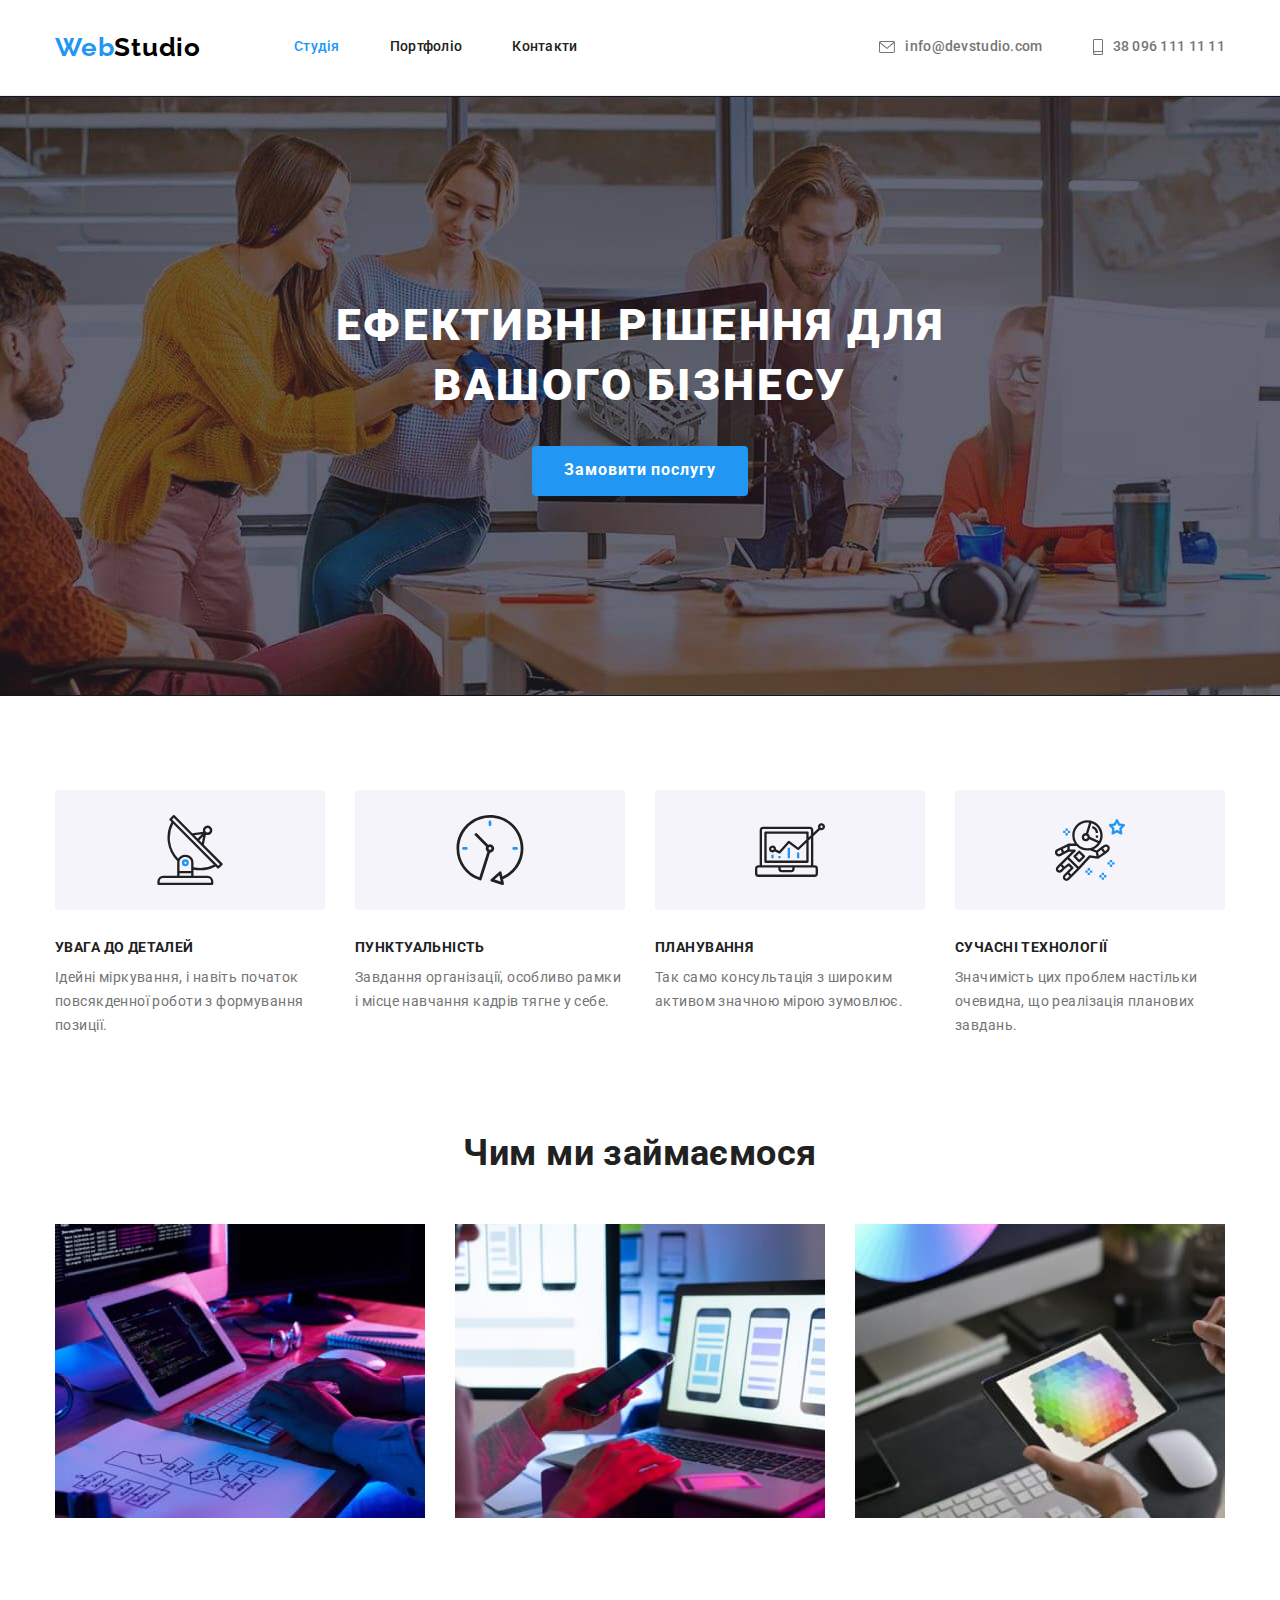
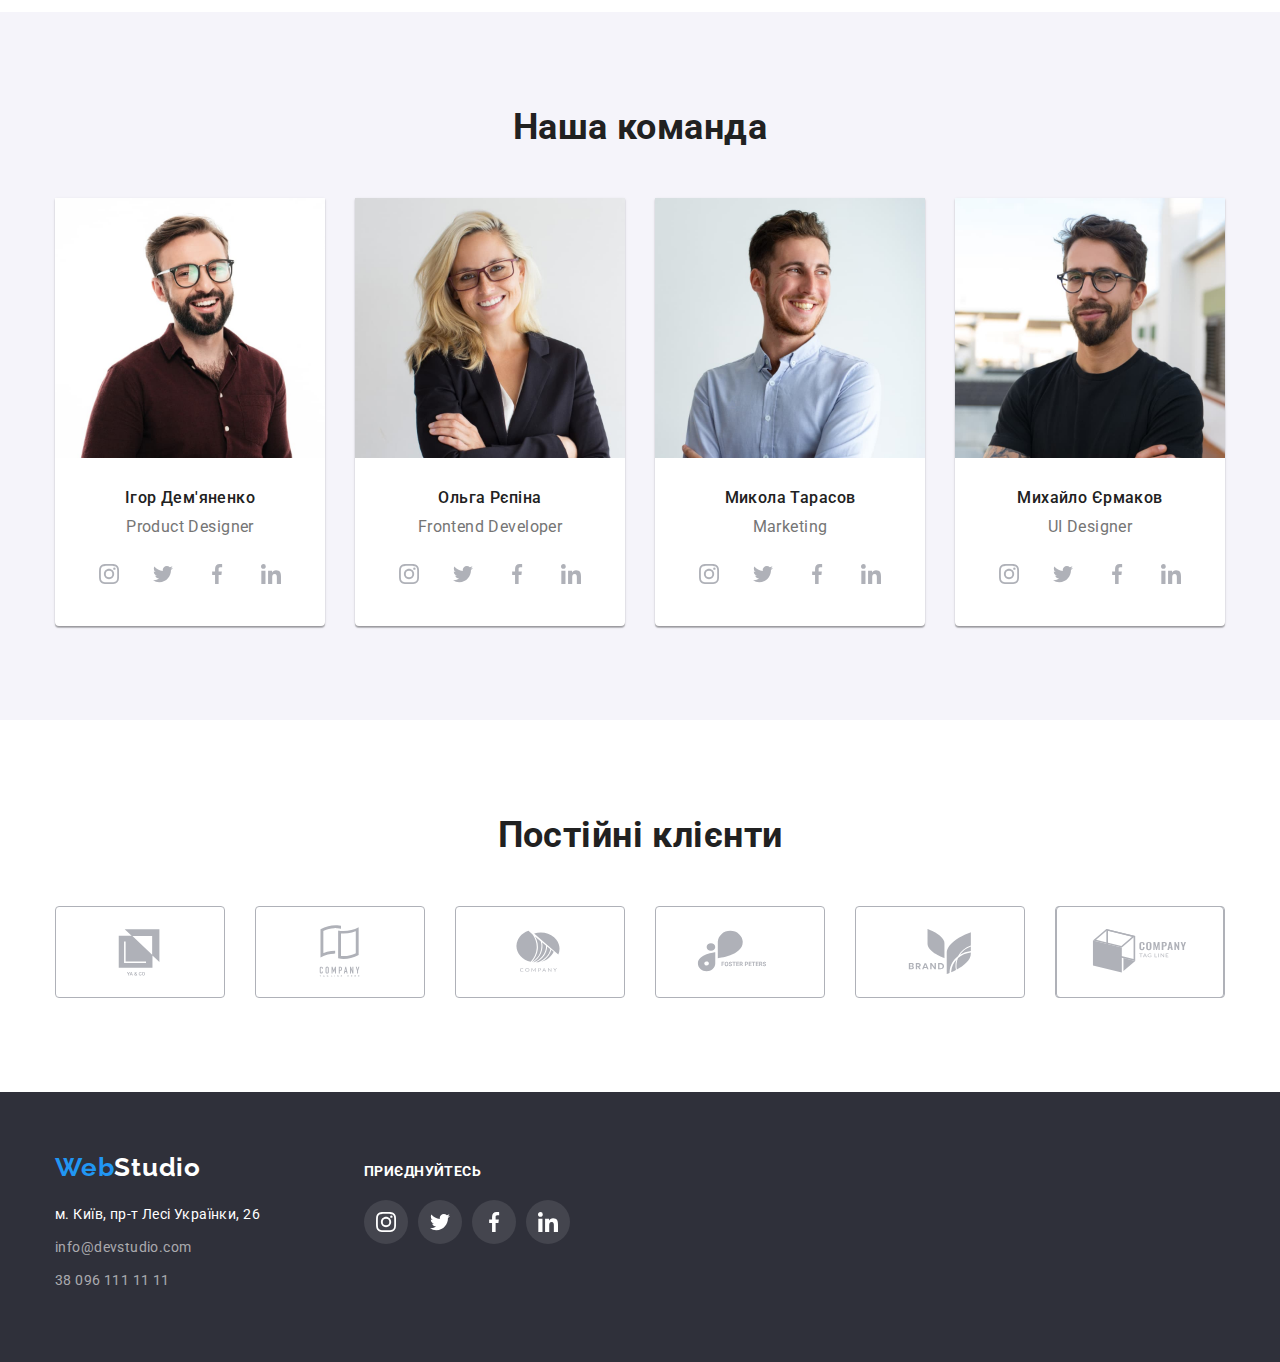
<file: index.html>
<!DOCTYPE html>
<html lang="uk">
  <head>
    <meta charset="UTF-8" />
    <meta http-equiv="X-UA-Compatible" content="IE=edge" />
    <meta name="viewport" content="width=device-width, initial-scale=1.0" />
    <title lang="en">WebStudio</title>
    <link rel="preconnect" href="https://fonts.googleapis.com" />
    <link rel="preconnect" href="https://fonts.gstatic.com" crossorigin />
    <link href="https://fonts.googleapis.com/css2?family=Raleway:wght@700&family=Roboto:wght@400;500;700;900&display=swap" rel="stylesheet" />
    <link rel="stylesheet" href="https://cdnjs.cloudflare.com/ajax/libs/modern-normalize/1.1.0/modern-normalize.min.css" />
    <link rel="stylesheet" href="./css/styles.css" />
  </head>
  <body>
    <!--Навігація-->
    <header>
      <div class="page-head container">
        <nav class="nav">
          <a href="./index.html" class="logo"><span lang="en" class="logo-web">Web</span>Studio</a>
          <ul class="page-nav list-settings">
            <li class="nav-item"><a href="./index.html" class="nav-list nav-current">Студія</a></li>
            <li class="nav-item"><a href="./portfolio.html" class="nav-list">Портфоліо</a></li>
            <li class="nav-item"><a href="" class="nav-list">Контакти</a></li>
          </ul>
        </nav>
        <ul class="page-contact list-settings">
          <li>
            <a href="mailto:info@devstudio.com" class="contacts contact-mail">
              <svg class="contact-icon" width="16" height="12">
                <use href="./images/icons.svg#icon-mail"></use>
              </svg>
              info@devstudio.com</a
            >
          </li>
          <li>
            <a href="tel:380961111111" class="contacts"
              ><svg class="contact-icon" width="10" height="16">
                <use href="./images/icons.svg#icon-phone"></use></svg
              >38 096 111 11 11</a
            >
          </li>
        </ul>
      </div>
    </header>
    <!-- Мейн -->
    <main>
      <!--Шапка-->
      <section class="title-section">
        <div class="container hero">
          <h1 class="main-title">
            Ефективні рішення для<br />
            вашого бізнесу
          </h1>
          <button type="button" class="primary-button">Замовити послугу</button>
        </div>
      </section>
      <!-- Переваги -->
      <section class="features-section">
        <div class="container">
          <h2 class="visually-hidden">Особливості</h2>
          <ul class="list-settings features">
            <li class="features-position">
              <div class="features-icon">
                <svg width="70" height="70">
                  <use href="./images/icons.svg#icon-antenna"></use>
                </svg>
              </div>
              <h3 class="features-title">УВАГА ДО ДЕТАЛЕЙ</h3>
              <p>Ідейні міркування, і навіть початок повсякденної роботи з формування позиції.</p>
            </li>
            <li class="features-position">
              <div class="features-icon">
                <svg width="70" height="70">
                  <use href="./images/icons.svg#icon-clock"></use>
                </svg>
              </div>
              <h3 class="features-title">ПУНКТУАЛЬНІСТЬ</h3>
              <p>Завдання організації, особливо рамки і місце навчання кадрів тягне у себе.</p>
            </li>
            <li class="features-position">
              <div class="features-icon">
                <svg width="70" height="70">
                  <use href="./images/icons.svg#icon-diagram"></use>
                </svg>
              </div>
              <h3 class="features-title">ПЛАНУВАнНЯ</h3>
              <p>Так само консультація з широким активом значною мірою зумовлює.</p>
            </li>
            <li class="features-position">
              <div class="features-icon">
                <svg width="70" height="70">
                  <use href="./images/icons.svg#icon-astronaut"></use>
                </svg>
              </div>
              <h3 class="features-title">СУЧАСНІ ТЕХНОЛОГІЇ</h3>
              <p>Значимість цих проблем настільки очевидна, що реалізація планових завдань.</p>
            </li>
          </ul>
        </div>
      </section>
      <!--Чим ми займаємося-->
      <section class="projects">
        <div class="container whatwedo">
          <h2 class="second-title">Чим ми займаємося</h2>
          <ul class="list-settings projects-item">
            <li><img src="./images/box-1.jpg" alt="Створення програм" width="370" height="294" /></li>
            <li><img src="./images/box-2.jpg" alt="Мобільні аплікації" width="370" height="294" /></li>
            <li><img src="./images/box-3.jpg" alt="Дизайн" width="370" height="294" /></li>
          </ul>
        </div>
      </section>
      <!--Наша команда-->
      <section class="our-team">
        <div class="container">
          <h2 class="second-title">Наша команда</h2>
          <ul class="list-settings team-list">
            <li class="team-member">
              <img src="./images/team-card-1.jpg" alt="Дизайнер продукту" width="270" height="260" />
              <div class="member-info">
                <h3 class="team-title">Ігор Дем'яненко</h3>
                <p>Product Designer</p>
                <ul class="list-settings team-icon">
                  <li>
                    <a class="social-link" href="https://www.instagram.com" target="_blank" rel="nofollow noopener noreferrer" aria-label="Instagram icon"
                      ><svg width="20" height="20">
                        <use href="./images/icons.svg#icon-instagram"></use></svg
                    ></a>
                  </li>
                  <li>
                    <a class="social-link" href="https://twitter.com/?lang=ru" target="_blank" rel="nofollow noopener noreferrer" aria-label="Twitter icon"
                      ><svg width="20" height="20">
                        <use href="./images/icons.svg#icon-twitter"></use></svg
                    ></a>
                  </li>
                  <li>
                    <a class="social-link" href="facebook.com" target="_blank" rel="nofollow noopener noreferrer" aria-label="Facebook icon"
                      ><svg width="20" height="20">
                        <use href="./images/icons.svg#icon-facebook"></use></svg
                    ></a>
                  </li>
                  <li>
                    <a class="social-link" href="https://www.linkedin.com" target="_blank" rel="nofollow noopener noreferrer" aria-label="LinkedIn icon"
                      ><svg width="20" height="20">
                        <use href="./images/icons.svg#icon-linkedin"></use></svg
                    ></a>
                  </li>
                </ul>
              </div>
            </li>
            <li class="team-member">
              <img src="./images/team-card-2.jpg" alt="Розробник інтерфейсу" width="270" height="260" />
              <div class="member-info">
                <h3 class="team-title">Ольга Рєпіна</h3>
                <p>Frontend Developer</p>
                <ul class="list-settings team-icon">
                  <li>
                    <a class="social-link" href="https://www.instagram.com" target="_blank" rel="nofollow noopener noreferrer" aria-label="Instagram"
                      ><svg width="20" height="20">
                        <use href="./images/icons.svg#icon-instagram"></use></svg
                    ></a>
                  </li>
                  <li>
                    <a class="social-link" href="https://twitter.com/?lang=ru" target="_blank" rel="nofollow noopener noreferrer" aria-label="Twitter"
                      ><svg width="20" height="20">
                        <use href="./images/icons.svg#icon-twitter"></use></svg
                    ></a>
                  </li>
                  <li>
                    <a class="social-link" href="facebook.com" target="_blank" rel="nofollow noopener noreferrer" aria-label="Facebook"
                      ><svg width="20" height="20">
                        <use href="./images/icons.svg#icon-facebook"></use></svg
                    ></a>
                  </li>
                  <li>
                    <a class="social-link" href="https://www.linkedin.com" target="_blank" rel="nofollow noopener noreferrer" aria-label="LinkedIn"
                      ><svg width="20" height="20">
                        <use href="./images/icons.svg#icon-linkedin"></use></svg
                    ></a>
                  </li>
                </ul>
              </div>
            </li>
            <li class="team-member">
              <img src="./images/team-card-3.jpg" alt="Маркетолог" width="270" height="260" />
              <div class="member-info">
                <h3 class="team-title">Микола Тарасов</h3>
                <p>Marketing</p>
                <ul class="list-settings team-icon">
                  <li>
                    <a class="social-link" href="https://www.instagram.com" target="_blank" rel="nofollow noopener noreferrer" aria-label="Instagram"
                      ><svg width="20" height="20">
                        <use href="./images/icons.svg#icon-instagram"></use></svg
                    ></a>
                  </li>
                  <li>
                    <a class="social-link" href="https://twitter.com/?lang=ru" target="_blank" rel="nofollow noopener noreferrer" aria-label="Twitter"
                      ><svg width="20" height="20">
                        <use href="./images/icons.svg#icon-twitter"></use></svg
                    ></a>
                  </li>
                  <li>
                    <a class="social-link" href="facebook.com" target="_blank" rel="nofollow noopener noreferrer" aria-label="Facebook"
                      ><svg width="20" height="20">
                        <use href="./images/icons.svg#icon-facebook"></use></svg
                    ></a>
                  </li>
                  <li>
                    <a class="social-link" href="https://www.linkedin.com" target="_blank" rel="nofollow noopener noreferrer" aria-label="LinkedIn"
                      ><svg width="20" height="20">
                        <use href="./images/icons.svg#icon-linkedin"></use></svg
                    ></a>
                  </li>
                </ul>
              </div>
            </li>
            <li class="team-member">
              <img src="./images/team-card-4.jpg" alt="Дизайнер інтерфейсу користувача" width="270" height="260" />
              <div class="member-info">
                <h3 class="team-title">Михайло Єрмаков</h3>
                <p>UI Designer</p>
                <ul class="list-settings team-icon">
                  <li>
                    <a class="social-link" href="https://www.instagram.com" target="_blank" rel="nofollow noopener noreferrer" aria-label="Instagram"
                      ><svg width="20" height="20">
                        <use href="./images/icons.svg#icon-instagram"></use></svg
                    ></a>
                  </li>
                  <li>
                    <a class="social-link" href="https://twitter.com/?lang=ru" target="_blank" rel="nofollow noopener noreferrer" aria-label="Twitter"
                      ><svg width="20" height="20">
                        <use href="./images/icons.svg#icon-twitter"></use></svg
                    ></a>
                  </li>
                  <li>
                    <a class="social-link" href="facebook.com" target="_blank" rel="nofollow noopener noreferrer" aria-label="Facebook"
                      ><svg width="20" height="20">
                        <use href="./images/icons.svg#icon-facebook"></use></svg
                    ></a>
                  </li>
                  <li>
                    <a class="social-link" href="https://www.linkedin.com" target="_blank" rel="nofollow noopener noreferrer" aria-label="LinkedIn"
                      ><svg width="20" height="20">
                        <use href="./images/icons.svg#icon-linkedin"></use></svg
                    ></a>
                  </li>
                </ul>
              </div>
            </li>
          </ul>
        </div>
      </section>
      <!-- Постійні клієнти -->
      <section class="clients">
        <div class="container">
          <h2 class="second-title">Постійні клієнти</h2>
          <ul class="list-settings client-list">
            <li>
              <a href="" class="client-position">
                <svg class="" width="106" height="60">
                  <use href="./images/icons.svg#icon-logo-1"></use>
                </svg>
              </a>
            </li>
            <li>
              <a href="" class="client-position">
                <svg class="" width="106" height="60">
                  <use href="./images/icons.svg#icon-logo-2"></use>
                </svg>
              </a>
            </li>
            <li>
              <a href="" class="client-position">
                <svg class="" width="106" height="60">
                  <use href="./images/icons.svg#icon-logo-3"></use>
                </svg>
              </a>
            </li>
            <li>
              <a href="" class="client-position">
                <svg class="" width="106" height="60">
                  <use href="./images/icons.svg#icon-logo-4"></use>
                </svg>
              </a>
            </li>
            <li>
              <a href="" class="client-position">
                <svg class="" width="106" height="60">
                  <use href="./images/icons.svg#icon-logo-5"></use>
                </svg>
              </a>
            </li>
            <li class="client-position">
              <a href="" class="client-position">
                <svg class="" width="106" height="60">
                  <use href="./images/icons.svg#icon-logo-6"></use>
                </svg>
              </a>
            </li>
          </ul>
        </div>
      </section>
    </main>
    <!--Футер-->
    <footer class="footer">
      <div class="container info-footer">
        <div class="contact-info">
          <a href="./index.html" class="logo logo-footer"><span lang="en" class="logo-web">Web</span>Studio</a>
          <address>
            <ul class="list-settings">
              <li class="contact-item"><a href="https://goo.gl/maps/MqGmsfagtQrmFsh36" target="_blank" class="address-place">м. Київ, пр-т Лесі Українки, 26 </a></li>
              <li class="contact-item"><a href="mailto:info@devstudio.com" class="address-contacts">info@devstudio.com</a></li>
              <li class="contact-item"><a href="tel:380961111111" class="address-contacts">38 096 111 11 11</a></li>
            </ul>
          </address>
        </div>
        <div class="follow-us">
          <p>приєднуйтесь</p>
          <ul class="list-settings follow-us-list">
            <li>
              <a class="social-link social-link-footer" href="https://www.instagram.com" target="_blank" rel="nofollow noopener noreferrer" aria-label="Instagram icon"
                ><svg width="20" height="20">
                  <use href="./images/icons.svg#icon-instagram"></use></svg
              ></a>
            </li>
            <li>
              <a class="social-link social-link-footer" href="https://twitter.com/?lang=ru" target="_blank" rel="nofollow noopener noreferrer" aria-label="Twitter icon"
                ><svg width="20" height="20">
                  <use href="./images/icons.svg#icon-twitter"></use></svg
              ></a>
            </li>
            <li>
              <a class="social-link social-link-footer" href="facebook.com" target="_blank" rel="nofollow noopener noreferrer" aria-label="Facebook icon"
                ><svg width="20" height="20">
                  <use href="./images/icons.svg#icon-facebook"></use></svg
              ></a>
            </li>
            <li>
              <a class="social-link social-link-footer" href="https://www.linkedin.com" target="_blank" rel="nofollow noopener noreferrer" aria-label="LinkedIn icon"
                ><svg width="20" height="20">
                  <use href="./images/icons.svg#icon-linkedin"></use></svg
              ></a>
            </li>
          </ul>
        </div>
      </div>
    </footer>
  </body>
</html>
</file>
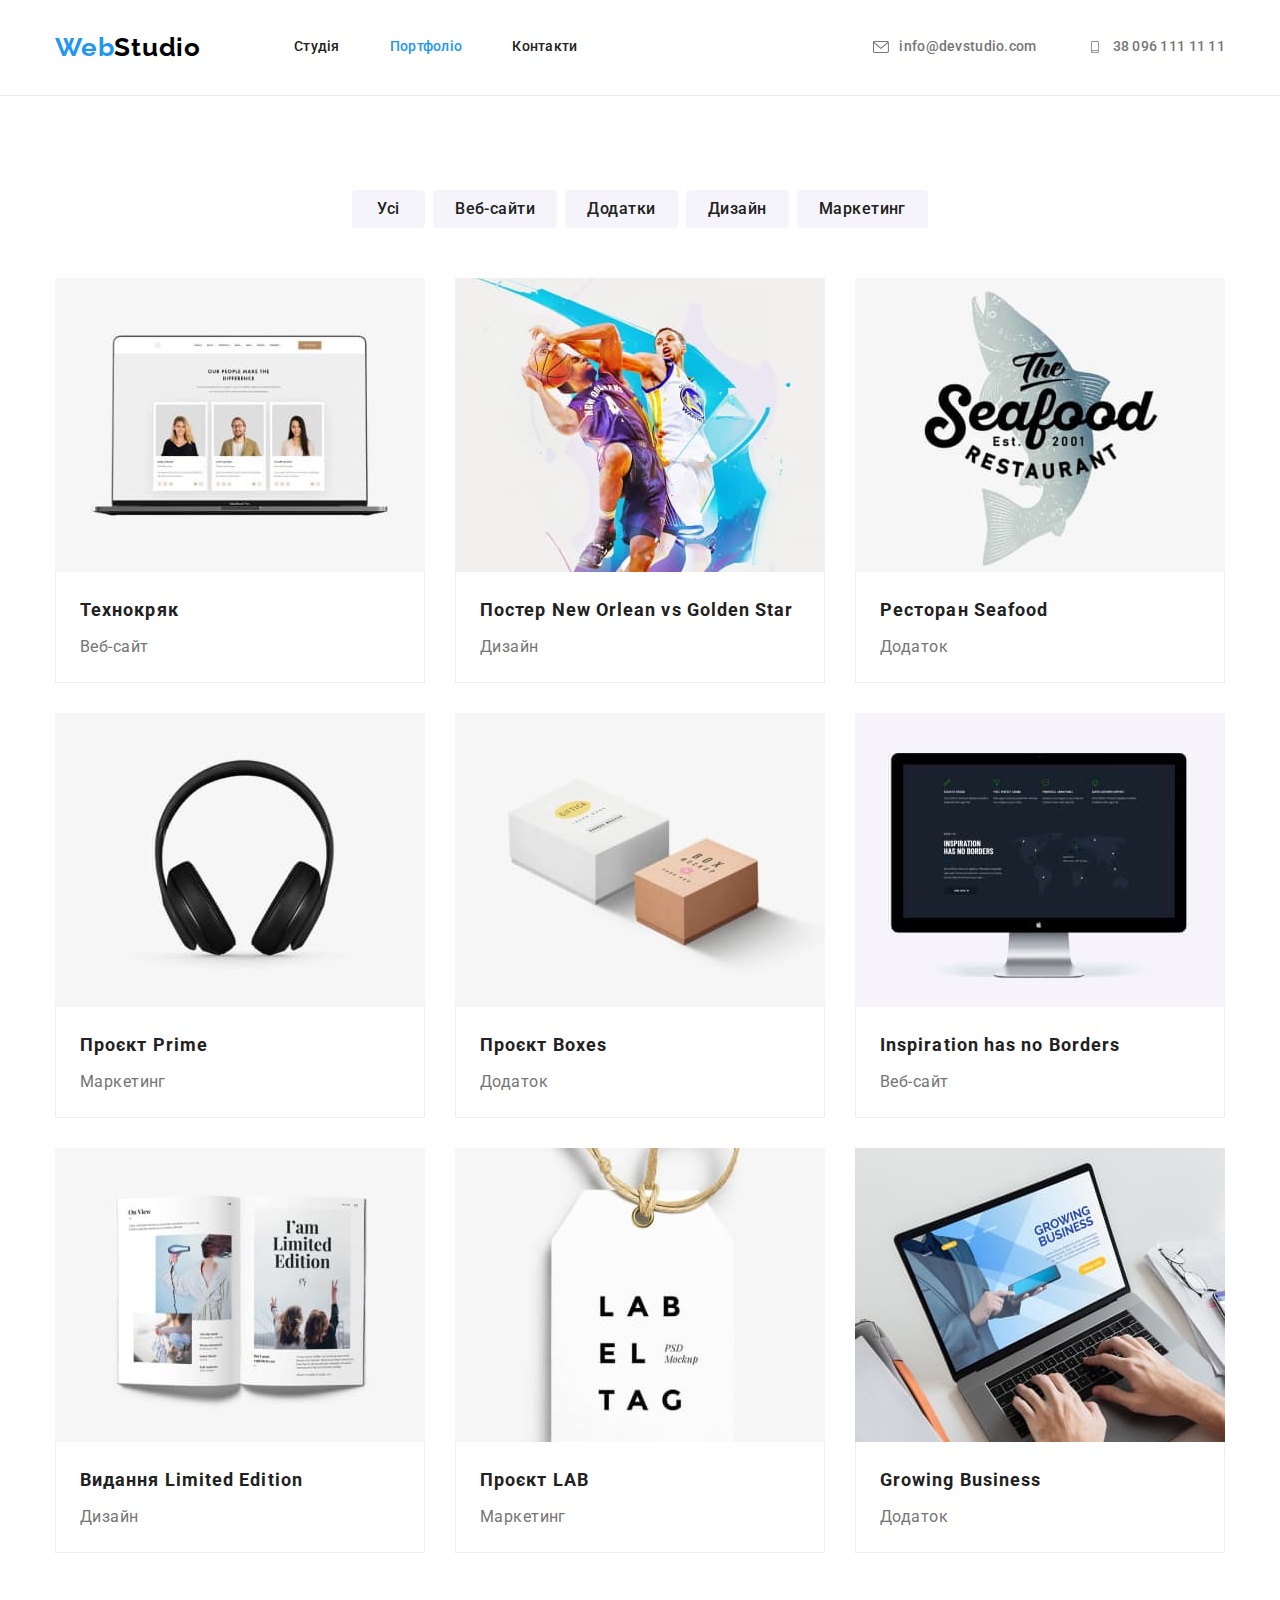
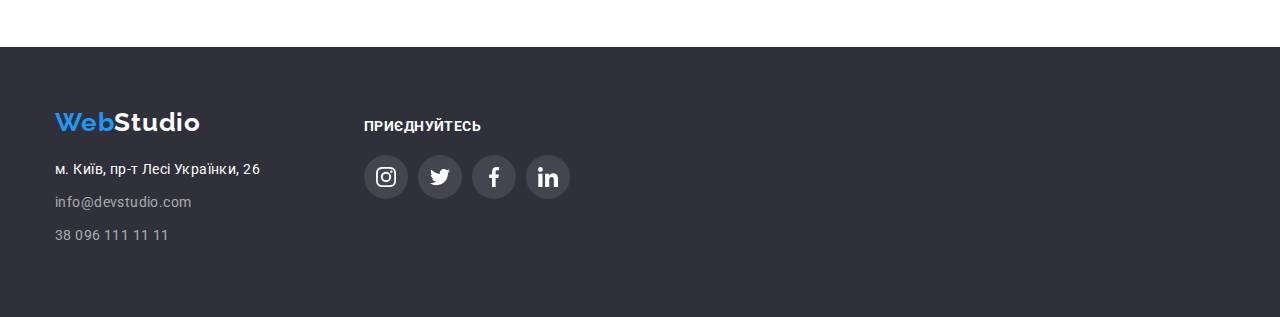
<file: portfolio.html>
<!DOCTYPE html>
<html lang="uk">
  <head>
    <meta charset="UTF-8" />
    <meta http-equiv="X-UA-Compatible" content="IE=edge" />
    <meta name="viewport" content="width=device-width, initial-scale=1.0" />
    <title lang="en">WebStudio</title>
    <link rel="preconnect" href="https://fonts.googleapis.com" />
    <link rel="preconnect" href="https://fonts.gstatic.com" crossorigin />
    <link href="https://fonts.googleapis.com/css2?family=Raleway:wght@700&family=Roboto:wght@400;500;700;900&display=swap" rel="stylesheet" />
    <link rel="stylesheet" href="https://cdnjs.cloudflare.com/ajax/libs/modern-normalize/1.1.0/modern-normalize.min.css" />
    <link rel="stylesheet" href="./css/styles.css" />
  </head>
  <body>
    <!--Навігація-->
    <header>
      <div class="page-head container">
        <nav class="nav">
          <a href="./index.html" class="logo"><span lang="en" class="logo-web">Web</span>Studio</a>
          <ul class="page-nav list-settings">
            <li class="nav-item"><a href="./index.html" class="nav-list">Студія</a></li>
            <li class="nav-item"><a href="./portfolio.html" class="nav-list nav-current">Портфоліо</a></li>
            <li class="nav-item"><a href="" class="nav-list">Контакти</a></li>
          </ul>
        </nav>
        <ul class="page-contact list-settings">
          <li>
            <a href="mailto:info@devstudio.com" class="contacts contact-mail">
              <svg class="contact-icon" width="16" height="12">
                <use href="./images/icons.svg#icon-mail"></use>
              </svg>
              info@devstudio.com</a
            >
          </li>
          <li>
            <a href="tel:380961111111" class="contacts"
              ><svg class="contact-icon" width="16" height="12">
                <use href="./images/icons.svg#icon-phone"></use></svg
              >38 096 111 11 11</a
            >
          </li>
        </ul>
      </div>
    </header>
    <main>
      <!--Фільтр-->
      <section class="filtr-section">
        <div class="container">
          <h1 class="visually-hidden">Фільтр елементів</h1>
          <ul class="list-settings filter-button">
            <li class="filter-position"><button type="button" class="button-item">Усі</button></li>
            <li class="filter-position"><button type="button" class="button-item">Веб-сайти</button></li>
            <li class="filter-position"><button type="button" class="button-item">Додатки</button></li>
            <li class="filter-position"><button type="button" class="button-item">Дизайн</button></li>
            <li class="filter-position"><button type="button" class="button-item">Маркетинг</button></li>
          </ul>
          <!--Позиції фільтру-->
          <ul class="list-settings filter">
            <li class="filter-item">
              <a href="" target="_blank" rel="nofollow noopener noreferrer"
                ><img src="./images/techno.jpg" alt="Веб-сторінка для сайту Технокряк" width="370" height="294" />
                <div class="filter-info">
                  <h2 class="filter-title">Технокряк</h2>
                  <p>Веб-сайт</p>
                </div>
              </a>
            </li>
            <li class="filter-item">
              <a href="" target="_blank" rel="nofollow noopener noreferrer"
                ><img src="./images/neworlean-goldenstar.jpg" alt="Дизайн постера New Orlean vs Golden Star" width="370" height="294" />
                <div class="filter-info">
                  <h2 class="filter-title">Постер New Orlean vs Golden Star</h2>
                  <p>Дизайн</p>
                </div></a
              >
            </li>
            <li class="filter-item">
              <a href="" target="_blank" rel="nofollow noopener noreferrer"
                ><img src="./images/seafood.jpg" alt="Додаток для ресторану Seafood" width="370" height="294" />
                <div class="filter-info">
                  <h2 class="filter-title">Ресторан Seafood</h2>
                  <p>Додаток</p>
                </div></a
              >
            </li>
            <li class="filter-item">
              <a href="" target="_blank" rel="nofollow noopener noreferrer"
                ><img src="./images/prime.jpg" alt="Слухавки" width="370" height="294" />
                <div class="filter-info">
                  <h2 class="filter-title">Проєкт Prime</h2>
                  <p>Маркетинг</p>
                </div></a
              >
            </li>
            <li class="filter-item">
              <a href="" target="_blank" rel="nofollow noopener noreferrer"
                ><img src="./images/boxes.jpg" alt="Картонні коробки" width="370" height="294" />
                <div class="filter-info">
                  <h2 class="filter-title">Проєкт Boxes</h2>
                  <p>Додаток</p>
                </div></a
              >
            </li>
            <li class="filter-item">
              <a href="" target="_blank" rel="nofollow noopener noreferrer"
                ><img src="./images/inspirationhasnoborders.jpg" alt="Веб-сторінка Inspiration has no Borders" width="370" height="294" />
                <div class="filter-info">
                  <h2 class="filter-title">Inspiration has no Borders</h2>
                  <p>Веб-сайт</p>
                </div></a
              >
            </li>
            <li class="filter-item">
              <a href="" target="_blank" rel="nofollow noopener noreferrer"
                ><img src="./images/limitededition.jpg" alt="Сторінка з журналу" width="370" height="294" />
                <div class="filter-info">
                  <h2 class="filter-title">Видання Limited Edition</h2>
                  <p>Дизайн</p>
                </div></a
              >
            </li>
            <li class="filter-item">
              <a href="" target="_blank" rel="nofollow noopener noreferrer"
                ><img src="./images/lab.jpg" alt="Лейба" width="370" height="294" />
                <div class="filter-info">
                  <h2 class="filter-title">Проєкт LAB</h2>
                  <p>Маркетинг</p>
                </div></a
              >
            </li>
            <li class="filter-item">
              <a href="" target="_blank" rel="nofollow noopener noreferrer"
                ><img src="./images/growingbusiness.jpg" alt="Ноутбук з веб-сторінкою Growing Business" width="370" height="294" />
                <div class="filter-info">
                  <h2 class="filter-title">Growing Business</h2>
                  <p>Додаток</p>
                </div></a
              >
            </li>
          </ul>
        </div>
      </section>
    </main>
    <!--Футер-->
    <footer class="footer">
      <div class="container info-footer">
        <div class="contact-info">
          <a href="./index.html" class="logo logo-footer"><span lang="en" class="logo-web">Web</span>Studio</a>
          <address>
            <ul class="list-settings">
              <li class="contact-item"><a href="https://goo.gl/maps/MqGmsfagtQrmFsh36" target="_blank" class="address-place">м. Київ, пр-т Лесі Українки, 26 </a></li>
              <li class="contact-item"><a href="mailto:info@devstudio.com" class="address-contacts">info@devstudio.com</a></li>
              <li class="contact-item"><a href="tel:380961111111" class="address-contacts">38 096 111 11 11</a></li>
            </ul>
          </address>
        </div>
        <div class="follow-us">
          <p>приєднуйтесь</p>
          <ul class="list-settings follow-us-list">
            <li>
              <a class="social-link social-link-footer" href="https://www.instagram.com" target="_blank" rel="nofollow noopener noreferrer" aria-label="Instagram icon"
                ><svg width="20" height="20">
                  <use href="./images/icons.svg#icon-instagram"></use></svg
              ></a>
            </li>
            <li>
              <a class="social-link social-link-footer" href="https://twitter.com/?lang=ru" target="_blank" rel="nofollow noopener noreferrer" aria-label="Twitter icon"
                ><svg width="20" height="20">
                  <use href="./images/icons.svg#icon-twitter"></use></svg
              ></a>
            </li>
            <li>
              <a class="social-link social-link-footer" href="facebook.com" target="_blank" rel="nofollow noopener noreferrer" aria-label="Facebook icon"
                ><svg width="20" height="20">
                  <use href="./images/icons.svg#icon-facebook"></use></svg
              ></a>
            </li>
            <li>
              <a class="social-link social-link-footer" href="https://www.linkedin.com" target="_blank" rel="nofollow noopener noreferrer" aria-label="LinkedIn icon"
                ><svg width="20" height="20">
                  <use href="./images/icons.svg#icon-linkedin"></use></svg
              ></a>
            </li>
          </ul>
        </div>
      </div>
    </footer>
  </body>
</html>
</file>
<file: css/styles.css>
/* Загальні */

:root {
  --primary-text-color: #757575;
  --title-text-color: #212121;
  --accent-color: #2196f3;
  --secondary-background-color: #2f303a;
  --white-color: #ffffff;
  --icon-color: #afb1b8;
}
body {
  color: var(--primary-text-color);
  background-color: var(--white-color);
  font-family: "Roboto", sans-serif;
  font-size: 14px;
  letter-spacing: 0.03em;
}
.list-settings {
  list-style: none;
  margin: 0;
  padding: 0;
}
img {
  display: block;
}
h1,
h2,
h3,
h4,
h5,
h6,
p {
  margin: 0;
}
.visually-hidden {
  position: absolute;
  width: 1px;
  height: 1px;
  margin: -1px;
  border: 0;
  padding: 0;

  white-space: nowrap;
  clip-path: inset(100%);
  clip: rect(0 0 0 0);
  overflow: hidden;
}
.container {
  width: 1200px;
  margin: 0 auto;
  padding: 0 15px;
  /* outline: 1px solid tomato; */
}

/* Навігація */
header {
  border-bottom: 1px solid #ececec;
}
.logo {
  margin-right: 93px;

  color: #000000;
  font-family: "Raleway", sans-serif;
  font-weight: 700;
  font-size: 26px;
  line-height: 1.19;
  text-decoration: none;
  letter-spacing: 0.03em;
}
.page-head {
  display: flex;
  align-items: center;
}
.nav {
  display: flex;
  align-items: center;
  margin-right: auto;

  font-weight: 500;
  line-height: 1.14;
  letter-spacing: 0.02em;
}
.page-nav {
  display: flex;
  align-items: center;
}
.nav-list {
  display: block;
  color: var(--title-text-color);
  text-decoration: none;
}
.nav > .logo,
.nav-list,
.contacts {
  padding-top: 32px;
  padding-bottom: 32px;
}
.nav-item:not(:last-child) {
  margin-right: 50px;
}
.logo-web,
.nav-current,
.contacts:hover,
.contacts:focus,
.nav-list:hover,
.nav-list:focus {
  color: var(--accent-color);
}
.page-contact {
  display: flex;
}
.contacts {
  display: flex;
  align-items: center;
  gap: 10px;

  color: var(--primary-text-color);
  fill: var(--primary-text-color);
  text-decoration: none;
  font-weight: 500;
  line-height: 1.14;
  letter-spacing: 0.02em;
}
.contacts:hover > .contact-icon {
  fill: var(--accent-color);
}
.contact-mail {
  margin-right: 50px;
}

/* Мейн */

/* Шапка */

.title-section {
  padding-top: 200px;
  padding-bottom: 200px;
  text-align: center;
  max-width: 1600px;
  height: 600px;
  margin-left: auto;
  margin-right: auto;
  background-image: linear-gradient(rgba(47, 48, 58, 0.4), rgba(47, 48, 58, 0.4)), url(../images/hero.jpg);
  background-repeat: no-repeat;
  background-position: center;
  background-size: cover;
  color: var(--white-color);
  background-color: var(--secondary-background-color);
}
.main-title {
  margin-bottom: 30px;

  font-weight: 900;
  font-size: 44px;
  line-height: 1.36;
  letter-spacing: 0.06em;
  text-transform: uppercase;
}
.primary-button {
  display: flex;
  align-items: center;
  justify-content: center;
  margin: 0 auto;
  border-radius: 4px;
  min-width: 216px;
  height: 50px;

  border: none;
  color: inherit;
  background-color: var(--accent-color);
  cursor: pointer;
  font-weight: 700;
  font-size: 16px;
  line-height: 1.89;
  letter-spacing: 0.06em;
  font-family: inherit;
}
.primary-button:hover,
.primary-button:focus {
  background-color: #188ce8;
  box-shadow: 0px 4px 4px rgba(0, 0, 0, 0.15);
}

/* Переваги */

.features-section {
  padding-top: 94px;
  padding-bottom: 94px;
}
.features {
  display: flex;
  gap: 30px;
  line-height: 1.71;
}
.features-position {
  width: 270px;
}
.features-title {
  margin-bottom: 10px;

  color: var(--title-text-color);
  font-size: 14px;
  font-weight: 700;
  line-height: 1.14;
  text-transform: uppercase;
}
.features-icon {
  display: flex;
  height: 120px;
  background: #f5f4fa;
  border-radius: 4px;
  margin-bottom: 30px;
  align-items: center;
  justify-content: center;
}

/* Чим ми займаємось */

.projects {
  padding-bottom: 94px;
}
.second-title {
  margin-bottom: 50px;
  text-align: center;
}

.projects-item {
  display: flex;
  gap: 30px;
}
.second-title {
  color: var(--title-text-color);
  font-weight: 700;
  font-size: 36px;
  line-height: 1.17;
}

/* Наша команда */

.our-team {
  padding-top: 94px;
  padding-bottom: 94px;
  background: #f5f4fa;
}
.team-list {
  display: flex;
  gap: 30px;
}
.team-member {
  background-color: var(--white-color);
  font-size: 16px;
  line-height: 1.19;
  box-shadow: 0px 1px 3px rgba(0, 0, 0, 0.12), 0px 1px 1px rgba(0, 0, 0, 0.14), 0px 2px 1px rgba(0, 0, 0, 0.2);
  border-radius: 0px 0px 4px 4px;
}
.member-info {
  padding-top: 30px;
  padding-bottom: 30px;
  text-align: center;
}
.team-title {
  margin-bottom: 10px;
  color: var(--title-text-color);
  font-weight: 500;
  font-size: 16px;
  line-height: 1.19;
}
.team-icon {
  display: flex;
  justify-content: center;
  gap: 10px;
  margin-top: 16px;
}
.social-link {
  display: flex;
  justify-content: center;
  align-items: center;
  border-radius: 50%;
  width: 44px;
  height: 44px;
  cursor: pointer;
  fill: var(--icon-color);
}
.social-link:hover {
  background-color: var(--accent-color);
  fill: white;
}

/* Постійні клієнти */
.clients {
  padding-top: 94px;
  padding-bottom: 94px;
}
.client-list {
  display: flex;
  gap: 30px;
}
.client-position {
  display: flex;
  justify-content: center;
  align-items: center;
  width: 170px;
  height: 92px;
  cursor: pointer;
  border: 1px solid var(--icon-color);
  border-radius: 4px;
  fill: var(--icon-color);
}
.client-position:hover {
  fill: var(--accent-color);
  border-color: var(--accent-color);
}

/* Друга сторінка */

/* Фільтр */
.filtr-section {
  padding-top: 94px;
  padding-bottom: 94px;
}
.filter-button {
  display: flex;
  align-items: center;
  justify-content: center;
  margin: 0 auto;
  margin-bottom: 50px;
}
.button-item {
  padding: 6px 22px;
  border-radius: 4px;
  min-width: 73px;

  border: none;
  color: var(--title-text-color);
  background-color: #f5f4fa;
  cursor: pointer;
  font-weight: 500;
  font-size: 16px;
  line-height: 1.62;
  font-family: inherit;
  letter-spacing: 0.03em;
}
.filter-position:not(:last-child) {
  margin-right: 8px;
}
.button-item:hover,
.button-item:focus {
  color: var(--white-color);
  background-color: var(--accent-color);
  box-shadow: 0px 3px 1px rgba(0, 0, 0, 0.1), 0px 1px 2px rgba(0, 0, 0, 0.08), 0px 2px 2px rgba(0, 0, 0, 0.12);
}
.filter-item:hover,
.filter-item:focus {
  box-shadow: 0px 1px 1px rgba(0, 0, 0, 0.12), 0px 4px 4px rgba(0, 0, 0, 0.06), 1px 4px 6px rgba(0, 0, 0, 0.16);
}

/* Позиція фільтру */

.filter {
  display: flex;
  flex-wrap: wrap;
  gap: 30px;

  font-size: 16px;
  line-height: 1.88;
}
.filter-item {
  flex-basis: calc((100% - 60px) / 3);
}
.filter a {
  text-decoration: none;
  color: var(--primary-text-color);
}

.filter-info {
  padding: 20px 24px;
  border-left: 1px solid #eeeeee;
  border-right: 1px solid #eeeeee;
  border-bottom: 1px solid #eeeeee;
}
.filter-title {
  margin-bottom: 4px;

  color: var(--title-text-color);
  font-weight: 700;
  font-size: 18px;
  line-height: 2;
  letter-spacing: 0.06em;
}

/* Футер */

.footer {
  padding-top: 60px;
  padding-bottom: 60px;
  background-color: var(--secondary-background-color);
}
.info-footer {
  display: flex;
  align-items: baseline;
}
.contact-info {
  margin-right: 70px;
}
.logo-footer {
  display: block;
  margin-bottom: 20px;

  color: var(--white-color);
}
.address-place {
  color: var(--white-color);
  line-height: 1.71;
  font-style: normal;
  text-decoration: none;
}
.address-contacts {
  color: rgba(255, 255, 255, 0.6);
  line-height: 1.71;
  font-style: normal;
  text-decoration: none;
}
.address-place:hover,
.address-contacts:hover,
.address-place:focus,
.address-contacts:focus {
  color: var(--accent-color);
}
.contact-item {
  margin-bottom: 9px;
}
.follow-us > p {
  margin-bottom: 20px;

  color: var(--white-color);
  font-weight: 700;
  line-height: 1.14;
  text-transform: uppercase;
}
.follow-us-list {
  display: flex;
  gap: 10px;
}
.social-link-footer {
  fill: var(--white-color);
  background-color: rgba(255, 255, 255, 0.1);
}
</file>
